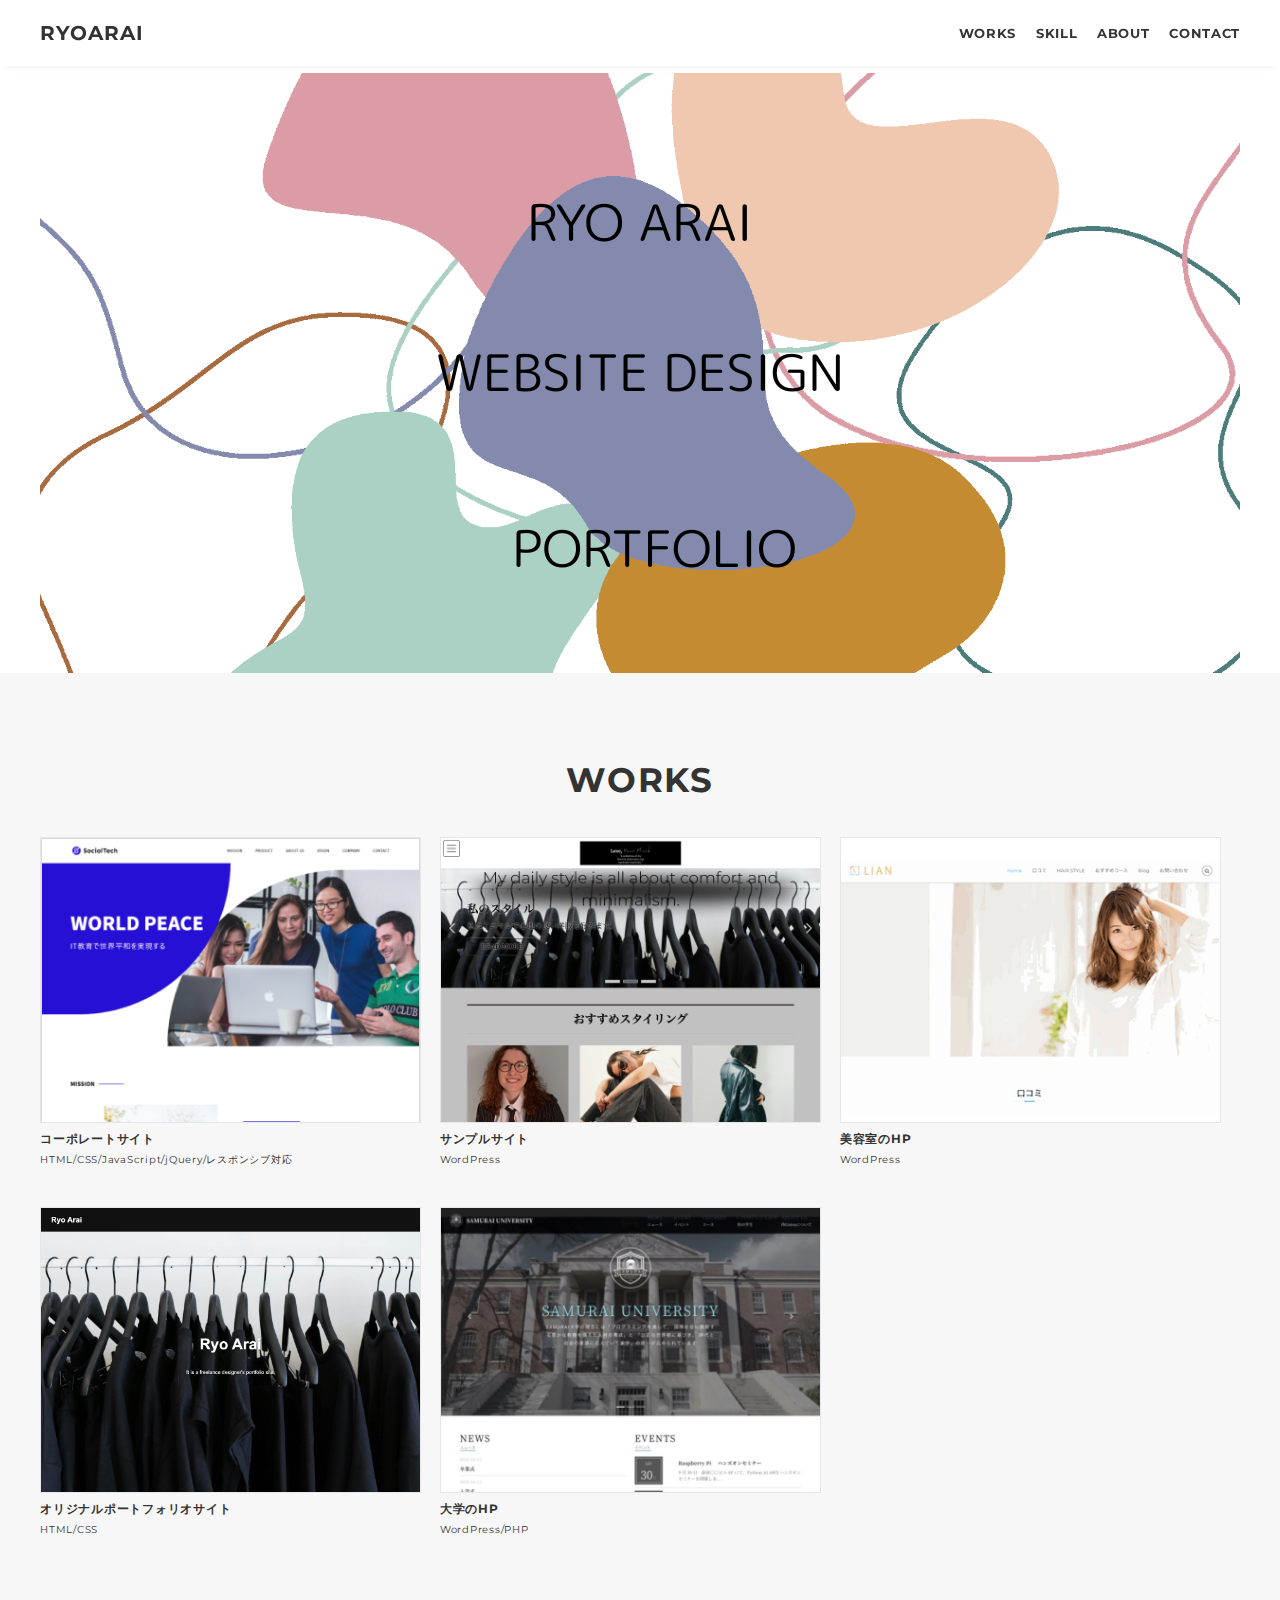
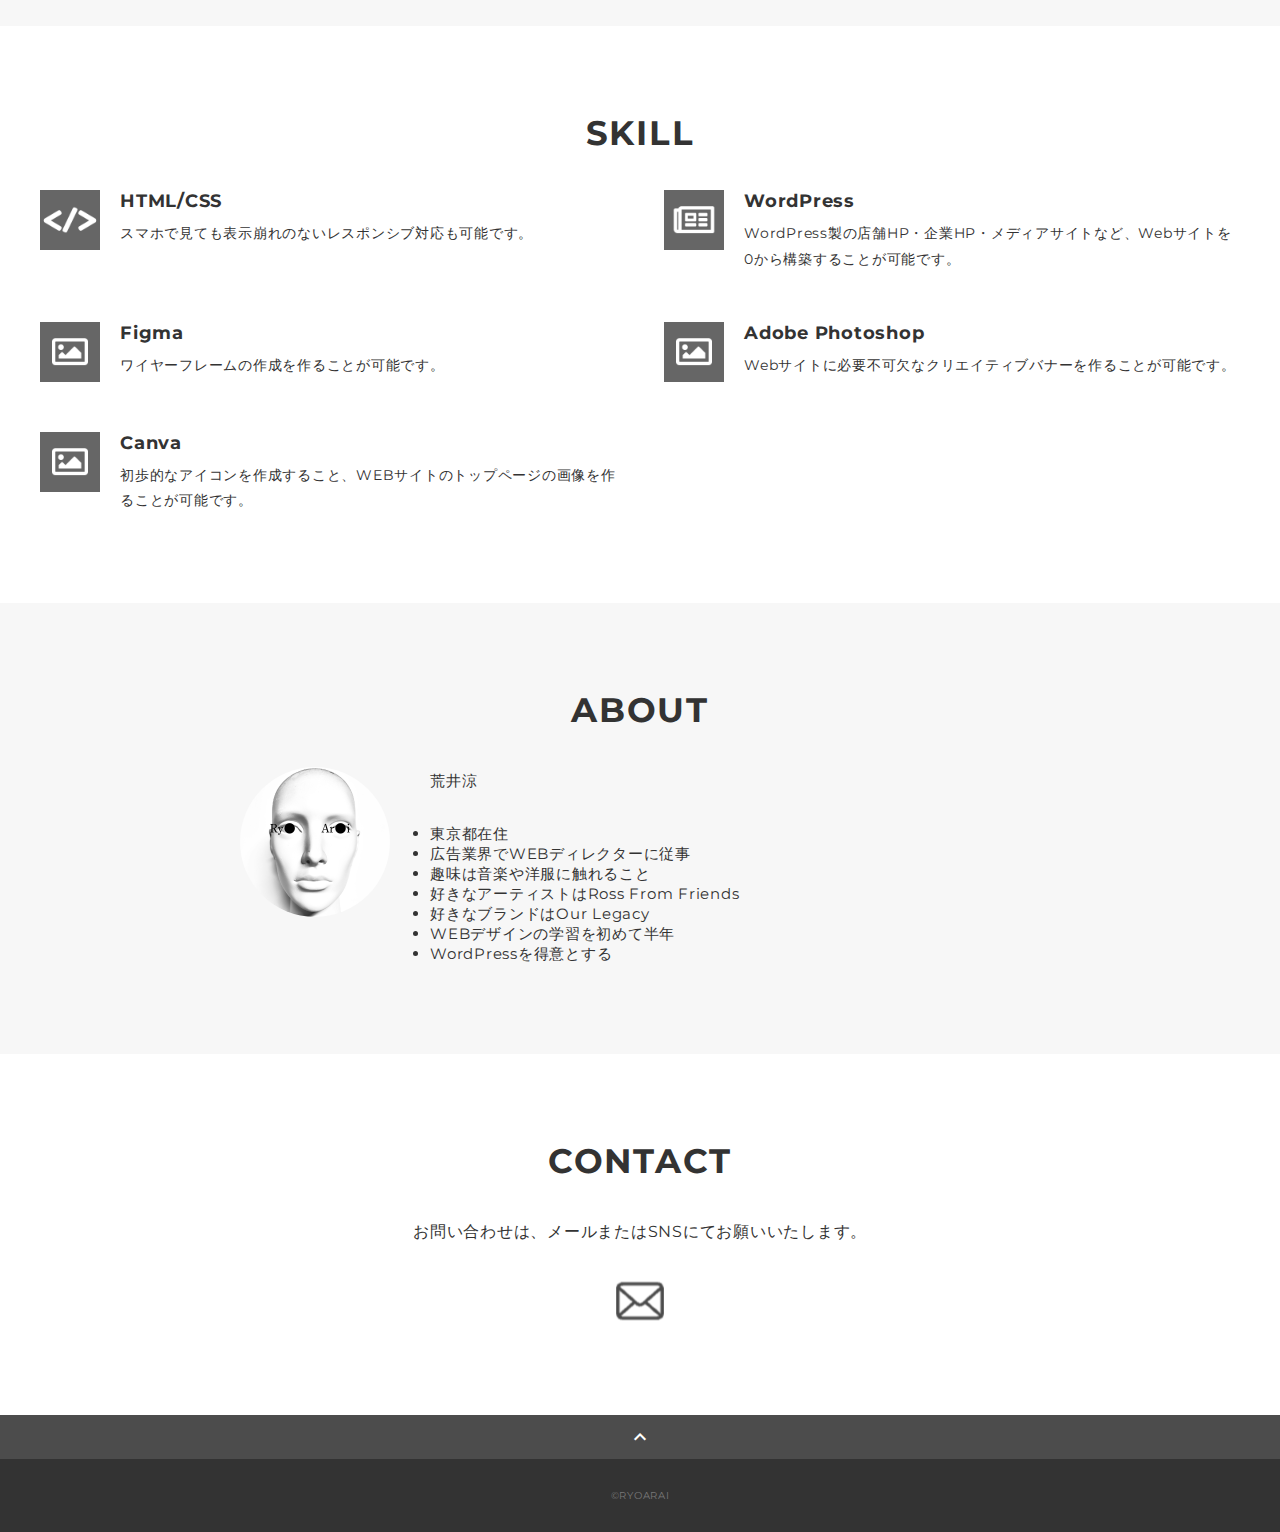
<file: index.html>
<!DOCTYPE html>
<html>
  <head>
    <meta charset="utf-8" />
    <meta
      name="viewport"
      content="width=device-width, initial-scale=1.0, maximum-scale=1.0, minimum-scale=1.0"
    />
    <title>RYOARAI ポートフォリオ</title>
    <link rel="preconnect" href="https://fonts.gstatic.com" />
    <link
      href="https://fonts.googleapis.com/css2?family=Montserrat:wght@400;700&display=swap"
      rel="stylesheet"
    />
    <link
      href="https://fonts.googleapis.com/css?family=Material+Icons+Outlined"
      rel="stylesheet"
    />
    <link href="css/ress.css" media="all" rel="stylesheet" type="text/css" />
    <link href="css/style.css" media="all" rel="stylesheet" type="text/css" />
  </head>

  <body>
    <div class="wrapper">
      <!-- header -->
      <header class="header">
        <div class="container">
          <h1 class="header-logo">
            <a href="#">RYOARAI </a>
          </h1>
          <nav class="gnav">
            <ul class="gnav-list">
              <li class="gnav-item"><a href="#works">WORKS</a></li>
              <li class="gnav-item"><a href="#skill">SKILL</a></li>
              <li class="gnav-item"><a href="#about">ABOUT</a></li>
              <li class="gnav-item"><a href="#contact">CONTACT</a></li>
            </ul>
          </nav>
        </div>
      </header>
      <!-- /header -->

      <main class="content">
        <!-- mv -->
        <div class="mv">
          <div class="mv-container">
            <img src="img/portfolio.png" alt="メイン画像" />
          </div>
        </div>
        <!-- /mv -->

        <!-- works -->
        <section class="works section" id="works">
          <div class="container">
            <h2 class="title">WORKS</h2>
            <div class="works-list">
              <a class="works-item" href="works-1.html">
                <div class="works-img">
                  <img src="img/works/html1.png" alt="html1" />
                </div>
                <p class="works-name">コーポレートサイト</p>
                <p class="works-info">
                  HTML/CSS/JavaScript/jQuery/レスポンシブ対応
                </p>
              </a>
              <a class="works-item" href="works-2.html">
                <div class="works-img">
                  <img src="img/works/html2.png" alt="html2" />
                </div>
                <p class="works-name">サンプルサイト</p>
                <p class="works-info">WordPress</p>
              </a>
              <a class="works-item" href="works-3.html">
                <div class="works-img">
                  <img src="img/works/wordpress1.png" alt="WordPress" />
                </div>
                <p class="works-name">美容室のHP</p>
                <p class="works-info">WordPress</p>
              </a>
              <a class="works-item" href="works-4.html">
                <div class="works-img">
                  <img
                    src="img/works/my-portfolio.png"
                    alt="オリジナルポートフォリオサイト"
                  />
                </div>
                <p class="works-name">オリジナルポートフォリオサイト</p>
                <p class="works-info">HTML/CSS</p>
              </a>
              <!-- <a class="works-item" href="works-5.html">
                <div class="works-img">
                  <img src="img/works/xd.png" alt="AdobeXD" />
                </div>
                <p class="works-name">ITスクールのLP</p>
                <p class="works-info">AdobeXD</p>
              </a> -->
              <a class="works-item" href="works-6.html">
                <div class="works-img">
                  <img src="img/works/wordpress2.png" alt="WordPress2" />
                </div>
                <p class="works-name">大学のHP</p>
                <p class="works-info">WordPress/PHP</p>
              </a>
            </div>
          </div>
        </section>
        <!-- /works -->

        <!-- skill -->
        <section class="skill section" id="skill">
          <div class="container">
            <h2 class="title">SKILL</h2>
            <div class="skill-list">
              <div class="skill-item">
                <p class="skill-img">
                  <img src="img/skills/html.png" alt="html" />
                </p>
                <div class="skill-body">
                  <h3 class="skill-name">HTML/CSS</h3>
                  <p class="skill-text">
                    スマホで見ても表示崩れのないレスポンシブ対応も可能です。
                  </p>
                </div>
              </div>
              <div class="skill-item">
                <p class="skill-img">
                  <img src="img/skills/wordpress.png" alt="wordpress" />
                </p>
                <div class="skill-body">
                  <h3 class="skill-name">WordPress</h3>
                  <p class="skill-text">
                    WordPress製の店舗HP・企業HP・メディアサイトなど、Webサイトを0から構築することが可能です。
                  </p>
                </div>
              </div>
              <div class="skill-item">
                <p class="skill-img">
                  <img src="img/skills/photoshop.png" alt="Figma" />
                </p>
                <div class="skill-body">
                  <h3 class="skill-name">Figma</h3>
                  <p class="skill-text">
                    ワイヤーフレームの作成を作ることが可能です。
                  </p>
                </div>
              </div>
              <div class="skill-item">
                <p class="skill-img">
                  <img src="img/skills/photoshop.png" alt="photoshop" />
                </p>
                <div class="skill-body">
                  <h3 class="skill-name">Adobe Photoshop</h3>
                  <p class="skill-text">
                    Webサイトに必要不可欠なクリエイティブバナーを作ることが可能です。
                  </p>
                </div>
              </div>
              <div class="skill-item">
                <p class="skill-img">
                  <img src="img/skills/photoshop.png" alt="Canva" />
                </p>
                <div class="skill-body">
                  <h3 class="skill-name">Canva</h3>
                  <p class="skill-text">
                    初歩的なアイコンを作成すること、WEBサイトのトップページの画像を作ることが可能です。
                  </p>
                </div>
              </div>
          </div>
        </section>
        <!-- /skill -->

        <!-- about -->
        <section class="about section" id="about">
          <div class="container">
            <h2 class="title">ABOUT</h2>
            <div class="profile">
              <p class="profile-img">
                <img src="img/Ryo Arai.png" alt="about" />
              </p>
              <div class="profile-body">
                <p>荒井涼</p>
                <ul>
                  <li>東京都在住</li>
                  <li>広告業界でWEBディレクターに従事</li>
                  <li>趣味は音楽や洋服に触れること</li>
                  <li>好きなアーティストはRoss From Friends</li>
                  <li>好きなブランドはOur Legacy</li>
                  <li>WEBデザインの学習を初めて半年</li>
                  <li>WordPressを得意とする</li>
                </ul>
              </div>
            </div>
          </div>
        </section>
        <!-- /about -->

        <!-- contact -->
        <section class="contact section" id="contact">
          <div class="container">
            <h2 class="title">CONTACT</h2>
            <p class="lead">
              お問い合わせは、<br
                class="sp-only"
              />メールまたはSNSにてお願いいたします。
            </p>
            <div class="contact-list">
              <!-- <a href="http://instagram.com/" target="_blank">
                <img src="img/icon_instagram.gif" alt="Instagram" />
              </a>
              <a href="http://facebook.com/" target="_blank">
                <img src="img/icon_facebook.gif" alt="Facebook" />
              </a> -->
              <a href="mailto:xxx@gmail.com" target="_blank">
                <img src="img/icon_mail1.png" alt="mail" />
              </a>
            </div>
          </div>
        </section>
        <!-- /contact -->
        <div class="page-top" id="js-page-top">
          <span class="material-icons-outlined">expand_less</span>
        </div>
        <!-- お問い合わせフォーム -->
        <!-- <form class="contact-form">
          <h2 class="form-title">Form</h2>

          <label for="name" class="form-label">お名前</label>
          <input
            type="text"
            id="name"
            class="form-input"
            placeholder="名前を入力してください"
          />

          <label for="company" class="form-label">会社名</label>
          <input
            type="text"
            id="company"
            class="form-input"
            placeholder="会社名を入力してください"
          />

          <label for="email" class="form-label">メールアドレス</label>
          <input
            type="email"
            id="email"
            class="form-input"
            placeholder="メールアドレスを入力してください"
          />

          <label for="message" class="form-label">メッセージ</label>
          <textarea
            id="message"
            class="form-input"
            placeholder="メッセージを入力してください"
          ></textarea>

          <button type="submit" class="btn-submit">送信</button>
          <button type="reset" class="btn-reset">リセット</button>
        </form> -->
      </main>

      <!-- footer -->
      <footer class="footer">
        <div class="copyright">&copy;RYOARAI</div>
      </footer>
      <!-- /footer -->
    </div>
    <script src="https://ajax.googleapis.com/ajax/libs/jquery/3.6.0/jquery.min.js"></script>
    <script type="text/javascript" src="js/script.js"></script>
  </body>
</html>
</file>
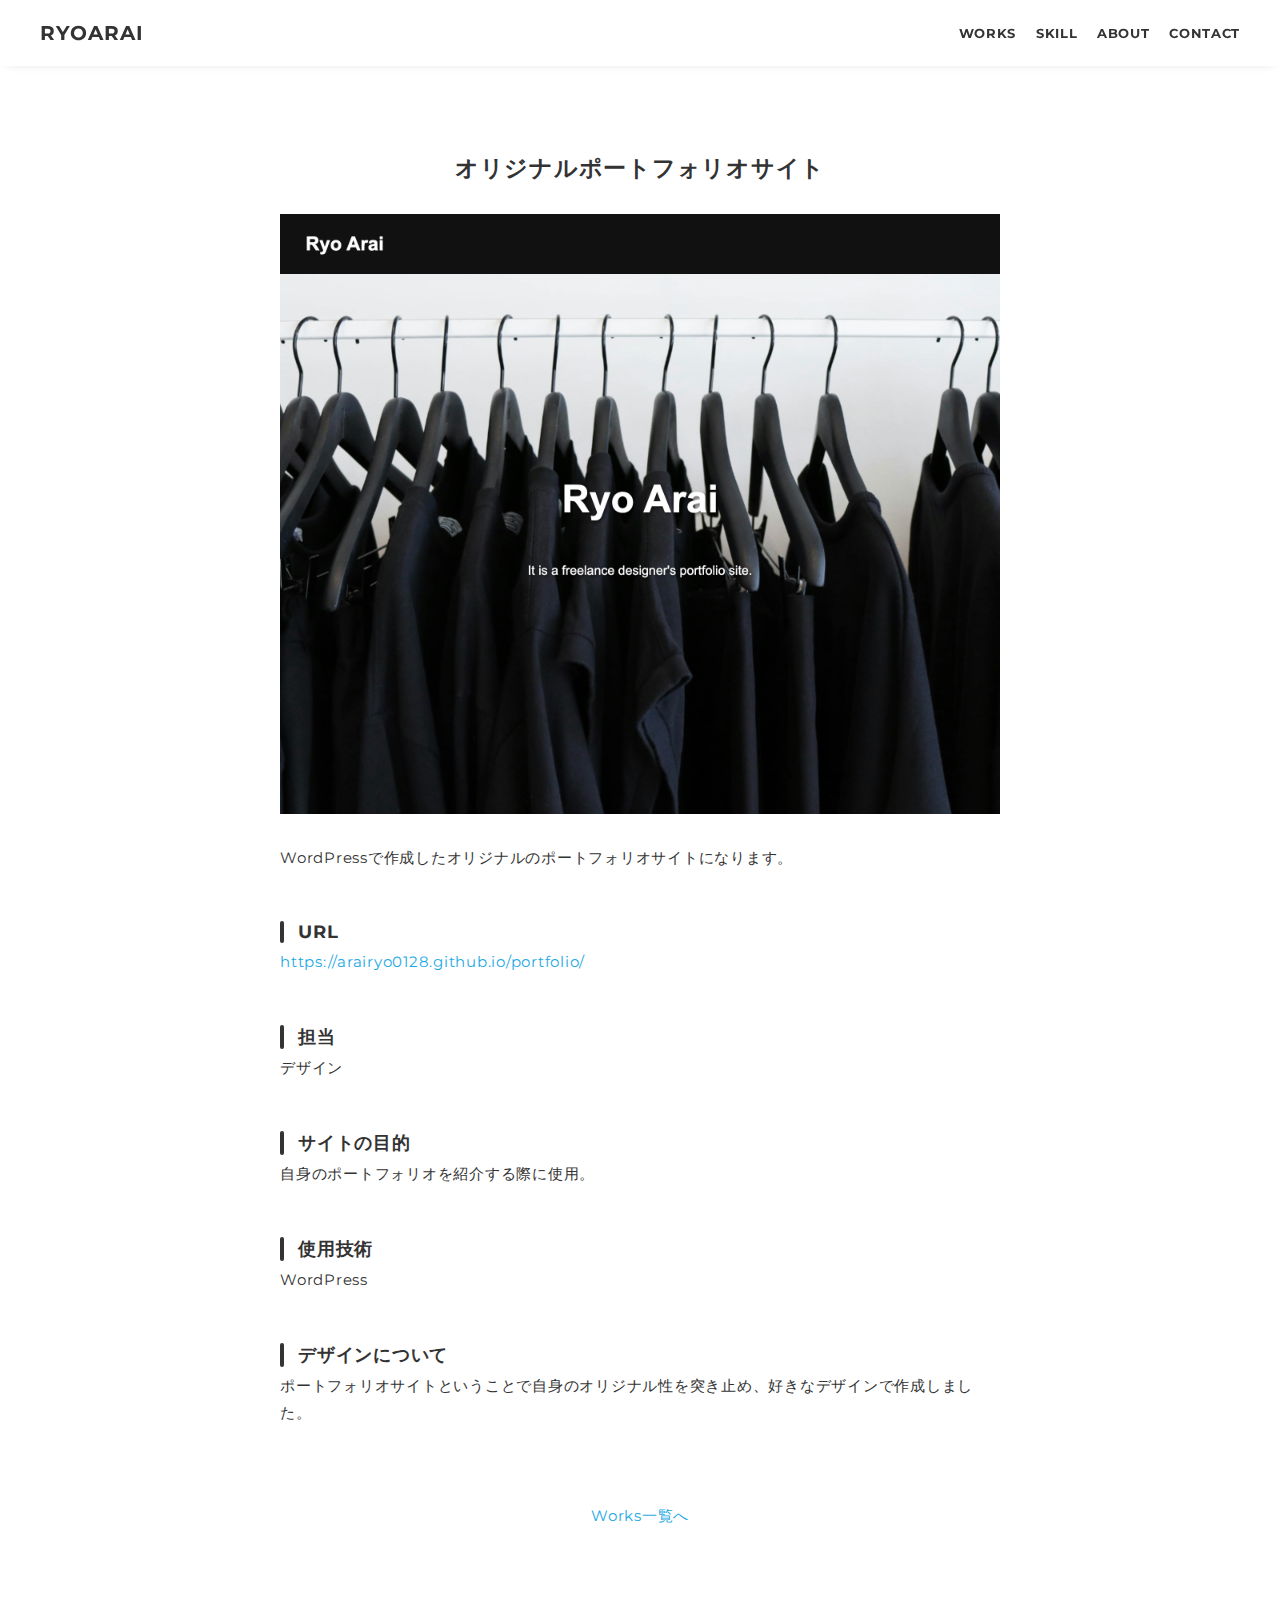
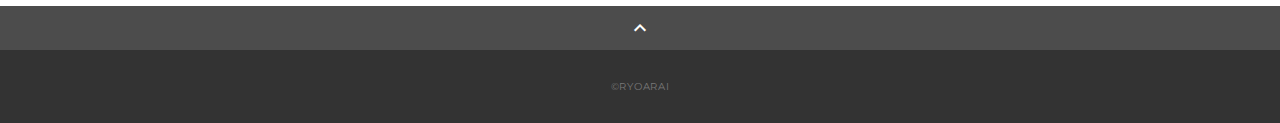
<file: works-4.html>
<!DOCTYPE html>
<html>
  <head>
    <meta charset="utf-8" />
    <meta
      name="viewport"
      content="width=device-width, initial-scale=1.0, maximum-scale=1.0, minimum-scale=1.0"
    />
    <title>RYOARAI ポートフォリオ</title>
    <link rel="preconnect" href="https://fonts.gstatic.com" />
    <link
      href="https://fonts.googleapis.com/css2?family=Montserrat:wght@400;700&display=swap"
      rel="stylesheet"
    />
    <link
      href="https://fonts.googleapis.com/css?family=Material+Icons+Outlined"
      rel="stylesheet"
    />
    <link href="css/ress.css" media="all" rel="stylesheet" type="text/css" />
    <link href="css/style.css" media="all" rel="stylesheet" type="text/css" />
  </head>

  <body>
    <div class="wrapper">
      <!-- header -->
      <header class="header">
        <div class="container">
          <h1 class="header-logo">
            <a href="index.html">RYOARAI</a>
          </h1>
          <nav class="gnav">
            <ul class="gnav-list">
              <li class="gnav-item"><a href="index.html#works">WORKS</a></li>
              <li class="gnav-item"><a href="index.html#skill">SKILL</a></li>
              <li class="gnav-item"><a href="index.html#about">ABOUT</a></li>
              <li class="gnav-item">
                <a href="index.html#contact">CONTACT</a>
              </li>
            </ul>
          </nav>
        </div>
      </header>
      <!-- /header -->

      <main class="content">
        <article class="article">
          <div class="article-container">
            <h2 class="article-title">オリジナルポートフォリオサイト</h2>
            <div class="article-body">
              <p style="text-align: center">
                <img src="img/works-detail/works-4.png" alt="" />
              </p>
              <p>
                WordPressで作成したオリジナルのポートフォリオサイトになります。
              </p>
              <h3>URL</h3>
              <p>
                <a
                  href="https://arairyo0128.github.io/portfolio/"
                  target="_blank"
                  rel="noopener"
                  >https://arairyo0128.github.io/portfolio/</a
                >
              </p>
              <h3>担当</h3>
              <p>デザイン</p>
              <h3>サイトの目的</h3>
              <p>自身のポートフォリオを紹介する際に使用。</p>
              <h3>使用技術</h3>
              <p>WordPress</p>
              <h3>デザインについて</h3>
              <p>
                ポートフォリオサイトということで自身のオリジナル性を突き止め、好きなデザインで作成しました。
              </p>
            </div>
            <div class="home-link">
              <a href="index.html#works">Works一覧へ</a>
            </div>
          </div>
        </article>

        <div class="page-top" id="js-page-top">
          <span class="material-icons-outlined">expand_less</span>
        </div>
      </main>

      <!-- footer -->
      <footer class="footer">
        <div class="copyright">&copy;RYOARAI</div>
      </footer>
      <!-- /footer -->
    </div>
    <script src="https://ajax.googleapis.com/ajax/libs/jquery/3.6.0/jquery.min.js"></script>
    <script type="text/javascript" src="js/script.js"></script>
  </body>
</html>
</file>
<file: css/ress.css>
/*!
 * ress.css • v3.0.1
 * MIT License
 * github.com/filipelinhares/ress
 */

/* # =================================================================
   # Global selectors
   # ================================================================= */

html {
  box-sizing: border-box;
  word-break: normal;
  -moz-tab-size: 4;
  tab-size: 4;

  -webkit-text-size-adjust: 100%; /* Prevent adjustments of font size after orientation changes in iOS */
}

*,
::before,
::after {
  box-sizing: inherit;
  background-repeat: no-repeat; /* Set `background-repeat: no-repeat` to all elements and pseudo elements */
}

::before,
::after {
  vertical-align: inherit;
  text-decoration: inherit; /* Inherit text-decoration and vertical align to ::before and ::after pseudo elements */
}

* {
  margin: 0;
  padding: 0; /* Reset `padding` and `margin` of all elements */
}

/* # =================================================================
   # General elements
   # ================================================================= */

hr {
  overflow: visible; /* Show the overflow in Edge and IE */
  height: 0; /* Add the correct box sizing in Firefox */
}

details,
main {
  display: block; /* Render the `main` element consistently in IE. */
}

summary {
  display: list-item; /* Add the correct display in all browsers */
}

small {
  font-size: 80%; /* Set font-size to 80% in `small` elements */
}

[hidden] {
  display: none; /* Add the correct display in IE */
}

abbr[title] {
  /* Add the correct text decoration in Chrome, Edge, IE, Opera, and Safari */
  text-decoration: underline;
  text-decoration: underline dotted;
  border-bottom: none; /* Remove the bottom border in Chrome 57 */
}

a {
  background-color: transparent; /* Remove the gray background on active links in IE 10 */
}

a:active,
a:hover {
  outline-width: 0; /* Remove the outline when hovering in all browsers */
}

code,
kbd,
pre,
samp {
  font-family: monospace, monospace; /* Specify the font family of code elements */
}

pre {
  font-size: 1em; /* Correct the odd `em` font sizing in all browsers */
}

b,
strong {
  font-weight: bolder; /* Add the correct font weight in Chrome, Edge, and Safari */
}

/* https://gist.github.com/unruthless/413930 */
sub,
sup {
  position: relative;
  font-size: 75%;
  line-height: 0;
  vertical-align: baseline;
}

sub {
  bottom: -.25em;
}

sup {
  top: -.5em;
}

/* # =================================================================
   # Forms
   # ================================================================= */

input {
  border-radius: 0;
}

/* Replace pointer cursor in disabled elements */
[disabled] {
  cursor: default;
}

[type="number"]::-webkit-container-spin-button,
[type="number"]::-webkit-outer-spin-button {
  height: auto; /* Correct the cursor style of increment and decrement buttons in Chrome */
}

[type="search"] {
  outline-offset: -2px; /* Correct the outline style in Safari */

  -webkit-appearance: textfield; /* Correct the odd appearance in Chrome and Safari */
}

[type="search"]::-webkit-search-decoration {
  -webkit-appearance: none; /* Remove the container padding in Chrome and Safari on macOS */
}

textarea {
  overflow: auto; /* Internet Explorer 11+ */
  resize: vertical; /* Specify textarea resizability */
}

button,
input,
optgroup,
select,
textarea {
  font: inherit; /* Specify font inheritance of form elements */
}

optgroup {
  font-weight: bold; /* Restore the font weight unset by the previous rule */
}

button {
  overflow: visible; /* Address `overflow` set to `hidden` in IE 8/9/10/11 */
}

button,
select {
  text-transform: none; /* Firefox 40+, Internet Explorer 11- */
}

/* Apply cursor pointer to button elements */
button,
[type="button"],
[type="reset"],
[type="submit"],
[role="button"] {
  cursor: pointer;
  color: inherit;
}

/* Remove container padding and border in Firefox 4+ */
button::-moz-focus-container,
[type="button"]::-moz-focus-container,
[type="reset"]::-moz-focus-container,
[type="submit"]::-moz-focus-container {
  padding: 0;
  border-style: none;
}

/* Replace focus style removed in the border reset above */
button:-moz-focusring,
[type="button"]::-moz-focus-container,
[type="reset"]::-moz-focus-container,
[type="submit"]::-moz-focus-container {
  outline: 1px dotted ButtonText;
}

button,
html [type="button"],
/* Prevent a WebKit bug where (2) destroys native `audio` and `video`controls in Android 4 */
[type="reset"],
[type="submit"] {
  -webkit-appearance: button; /* Correct the inability to style clickable types in iOS */
}

/* Remove the default button styling in all browsers */
button,
input,
select,
textarea {
  border-style: none;
  background-color: transparent;
}

/* Style select like a standard input */
select {
  -webkit-appearance: none; /* Chrome 41+ */
  -moz-appearance: none; /* Firefox 36+ */
}

select::-ms-expand {
  display: none; /* Internet Explorer 11+ */
}

select::-ms-value {
  color: currentColor; /* Internet Explorer 11+ */
}

legend {
  display: table; /* Correct the text wrapping in Edge and IE */
  max-width: 100%; /* Correct the text wrapping in Edge and IE */
  max-width: 100%; /* Correct the text wrapping in Edge 18- and IE */
  white-space: normal; /* Correct the text wrapping in Edge and IE */
  color: inherit; /* Correct the color inheritance from `fieldset` elements in IE */
  border: 0; /* Correct `color` not being inherited in IE 8/9/10/11 */
}

::-webkit-file-upload-button {
  font: inherit; /* Change font properties to `inherit` in Chrome and Safari */
  color: inherit;
  /* Correct the inability to style clickable types in iOS and Safari */

  -webkit-appearance: button;
}

/* # =================================================================
   # Specify media element style
   # ================================================================= */

img {
  border-style: none; /* Remove border when inside `a` element in IE 8/9/10 */
}

/* Add the correct vertical alignment in Chrome, Firefox, and Opera */
progress {
  vertical-align: baseline;
}

/* # =================================================================
   # Accessibility
   # ================================================================= */

/* Hide content from screens but not screenreaders */
@media screen {
  [hidden~="screen"] {
    display: inherit;
  }
  [hidden~="screen"]:not(:active):not(:focus):not(:target) {
    position: absolute !important;
    clip: rect(0 0 0 0) !important;
  }
}

/* Specify the progress cursor of updating elements */
[aria-busy="true"] {
  cursor: progress;
}

/* Specify the pointer cursor of trigger elements */
[aria-controls] {
  cursor: pointer;
}

/* Specify the unstyled cursor of disabled, not-editable, or otherwise inoperable elements */
[aria-disabled] {
  cursor: default;
}
</file>
<file: css/style.css>
body {
  font-family: "Montserrat", "Helvetica Neue", Arial,
    "Hiragino Kaku Gothic ProN", "Hiragino Sans", Meiryo, sans-serif;
  font-size: 15px;
  letter-spacing: 0.05em;
  color: #333;
}

a {
  transition: opacity 0.3s;
  text-decoration: none;
  color: #1ca9e3;
}

img {
  max-width: 100%;
  height: auto;
  vertical-align: bottom;
  border-style: none;
}

.pc-only {
  display: block;
}

.sp-only {
  display: none;
}

/*--------------------------------
 レイアウト
---------------------------------*/
.wrapper {
  padding-top: 73px;
}

.section {
  padding: 90px 0;
}

.section:nth-of-type(odd) {
  background-color: #f7f7f7;
}

.container {
  max-width: 1340px;
  margin: 0 auto;
  padding: 0 40px;
}

/*--------------------------------
 見出し
---------------------------------*/
.title {
  font-size: 34px;
  font-weight: bold;
  line-height: 1;
  margin-bottom: 40px;
  text-align: center;
  letter-spacing: 0.05em;
  color: #333;
}

.lead {
  font-size: 16px;
  line-height: 1.8;
  margin-bottom: 30px;
}

/*--------------------------------
ヘッダー
---------------------------------*/
.header {
  position: fixed;
  top: 0;
  z-index: 1;
  width: 100%;
  background-color: #fff;
  box-shadow: 0 5px 10px -6px rgba(0, 0, 0, 0.1);
}

.header .container {
  display: flex;
  align-items: center;
  justify-content: space-between;
  padding: 20px 40px;
}

.header-logo {
  font-size: 20px;
  font-weight: bold;
  line-height: 1.2;
  margin-right: 20px;
  letter-spacing: 0.05em;
}

.header-logo a {
  color: #333;
}

.gnav-list {
  display: flex;
  justify-content: space-between;
  list-style: none;
}

.gnav-item:not(:last-child) {
  margin-right: 20px;
}

.gnav-item a {
  position: relative;
  font-size: 13px;
  font-weight: bold;
  display: inline-block;
  padding: 5px 0;
  transition: 0.3s;
  letter-spacing: 0.05em;
  color: #333;
}
.gnav-item a:after {
  position: absolute;
  bottom: 0;
  left: 50%;
  width: 0;
  height: 3px;
  content: "";
  transition: 0.3s;
  -webkit-transform: translateX(-50%);
  transform: translateX(-50%);
  background-color: #333;
}

.gnav-item a:hover:after {
  width: 100%;
}

/*--------------------------------
 メインビジュアル
---------------------------------*/
.mv {
  display: flex;
  align-items: center;
  justify-content: center;
  height: auto;
  text-align: center;
}

.mv-container {
  position: relative;
  padding: 0 20px;
}

.mv-container img {
  width: 100%;
  height: auto;
}

/*--------------------------------
 Works
---------------------------------*/
.works-list {
  display: flex;
  flex-wrap: wrap;
  margin-bottom: -40px;
}

.works-item {
  width: 31.74603%;
  margin-right: 1.5873%;
  margin-bottom: 40px;
  color: #333;
}

.works-item:hover {
  opacity: 0.9;
}

.works-item:nth-of-type(3n) {
  margin-right: 0;
}

.works-img img {
  border: 1px solid #e6e6e6;
}

.works-name {
  font-size: 12px;
  font-weight: bold;
  margin-top: 8px;
}

.works-info {
  font-size: 10px;
  margin-top: 5px;
}

/*--------------------------------
 Skill
---------------------------------*/
.skill-list {
  display: flex;
  flex-wrap: wrap;
  justify-content: space-between;
  margin-bottom: -50px;
}

.skill-item {
  display: flex;
  align-items: flex-start;
  justify-content: space-between;
  width: 48%;
  margin-bottom: 50px;
}

.skill-img {
  width: 60px;
  height: auto;
  margin-right: 20px;
}

.skill-body {
  flex: 1;
}

.skill-name {
  margin-bottom: 10px;
}

.skill-text {
  font-size: 14px;
  line-height: 1.8;
}

/*--------------------------------
 About
---------------------------------*/
.profile {
  display: flex;
  flex-wrap: wrap;
  max-width: 800px;
  margin: 0 auto;
}
.profile-img {
  width: 20%;
  margin-right: 30px;
  border-radius: 50%;
}
.profile-img img {
  border-radius: 50%;
}
.profile-body {
  flex: 1;
}

.profile-body p {
  font-size: 15px;
  line-height: 1.8;
}

.profile-body p:not(:last-child) {
  margin-bottom: 30px;
}

/*--------------------------------
 Contact
---------------------------------*/
.contact {
  text-align: center;
}

.contact-item:not(:last-child) {
  margin-right: 10px;
}

.contact-text {
  margin-top: 10px;
}

.contact-form {
  max-width: 500px;
  margin: 0 auto;
  font-family: Arial, sans-serif;
}

.form-title {
  text-align: center;
  margin-bottom: 20px;
}

.form-label {
  display: block;
  margin-top: 15px;
  font-weight: bold;
}

.form-input {
  width: 100%;
  padding: 8px 10px;
  margin-top: 5px;
  border: 1px solid #ccc;
  border-radius: 4px;
  box-sizing: border-box;
  font-size: 14px;
  resize: vertical;
}

.form-input[type="textarea"] {
  min-height: 100px;
}

.btn-submit,
.btn-reset {
  padding: 10px 20px;
  margin-top: 20px;
  margin-right: 10px;
  border: none;
  border-radius: 4px;
  cursor: pointer;
  font-size: 14px;
}

.btn-submit {
  background-color: #007bff;
  color: white;
}

.btn-submit:hover {
  background-color: #0056b3;
}

.btn-reset {
  background-color: #ccc;
  color: #333;
}

.btn-reset:hover {
  background-color: #999;
}

/* ホバー時のスタイル */
.btn-submit:hover {
  background-color: #0056b3; /* 濃い青に変化 */
}

.btn-reset:hover {
  background-color: #999; /* 濃いグレーに変化 */
}

/*--------------------------------
 ページトップ
---------------------------------*/
.page-top {
  font-weight: bold;
  padding: 10px;
  cursor: pointer;
  text-align: center;
  background-color: #4c4c4c;
}

.page-top .material-icons-outlined {
  vertical-align: bottom;
  color: #fff;
}

/*--------------------------------
 フッター
---------------------------------*/
.footer {
  padding: 30px;
  background-color: #333;
}

.copyright {
  font-size: 10px;
  text-align: center;
  color: #797979;
}

/*--------------------------------
 下層：Worksページ
---------------------------------*/
.article {
  padding: 80px 0;
}

.article-container {
  max-width: 1040px;
  margin: 0 auto;
  padding: 0 20px;
}

.article-title {
  margin-bottom: 30px;
  text-align: center;
}

.article-body {
  max-width: 720px;
  margin: 0 auto;
  margin-bottom: 80px;
}

.article-body h3 {
  position: relative;
  font-size: 18px;
  margin-bottom: 5px;
  padding-left: 1em;
}

.article-body img {
  width: 100%;
  height: auto;
}

.article-body h3:not(:first-child) {
  margin-top: 50px;
}

.article-body h3::before {
  position: absolute;
  top: 0;
  left: 0;
  width: 4px;
  height: 100%;
  content: "";
  border-radius: 3px;
  background-color: #333;
}

.article-body p {
  font-size: 15px;
  line-height: 1.8;
  margin-bottom: 30px;
}

.home-link {
  text-align: center;
}

/*media Queries 767
----------------------------------------------------*/
@media screen and (max-width: 767px) {
  body {
    font-size: 14px;
  }

  .pc-only {
    display: none;
  }

  .sp-only {
    display: block;
  }

  /* 見出し */
  .title {
    font-size: 26px;
    margin-bottom: 20px;
  }

  .lead {
    font-size: 14px;
    line-height: 1.7;
    margin-bottom: 20px;
  }

  /* レイアウト */
  .wrapper {
    padding-top: 57px;
  }

  .section {
    padding: 60px 0;
  }

  .container {
    padding: 0 20px;
  }

  /* ヘッダー */
  .header .container {
    padding: 15px;
  }

  .header-logo {
    font-size: 15px;
    margin-right: 15px;
  }

  .gnav-item:not(:last-child) {
    margin-right: 10px;
  }

  .gnav-item a {
    font-size: 10px;
  }

  .gnav-item a:after {
    display: none;
  }

  /*  メインビジュアル */
  .mv {
    height: 40vh;
  }

  .mv-container {
    padding: 0 20px;
  }

  .mv-title {
    font-size: 30px;
  }
  .mv-subtitle {
    font-size: 16px;
    margin-bottom: 20px;
  }

  .mv-text {
    top: 75%;
    font-size: 14px;
    line-height: 1.7;
  }

  /* Works */
  .works-name {
    font-size: 12px;
  }

  .works-info {
    margin-top: 3px;
  }

  .works-list {
    justify-content: space-between;
  }

  .works-item {
    flex: 0 0 48%;
    margin-right: 0;
    margin-bottom: 30px;
  }

  /* Skill */
  .skill-list {
    display: block;
    margin-bottom: 0;
  }

  .skill-item {
    width: 100%;
    margin-bottom: 35px;
  }

  .skill-item:last-child {
    margin-bottom: 0;
  }

  .skill-name {
    margin-bottom: 5px;
  }

  .skill-text {
    font-size: 13px;
    line-height: 1.7;
  }

  /* About */
  .profile {
    display: block;
  }
  .profile-img {
    width: 150px;
    margin: 0 auto;
    margin-bottom: 25px;
  }

  .profile-body p {
    font-size: 14px;
    line-height: 1.7;
  }

  .profile-body p:not(:last-child) {
    margin-bottom: 20px;
  }

  /* フッター */
  .footer {
    padding: 20px;
  }

  /* 下層ページ */
  .article {
    padding: 50px 0;
  }

  .article-body h3 {
    font-size: 16px;
    padding-left: 0.8em;
  }

  .article-body h3:not(:first-child) {
    margin-top: 30px;
  }

  .article-body p {
    font-size: 14px;
    line-height: 1.7;
    margin-bottom: 20px;
  }
}
</file>
